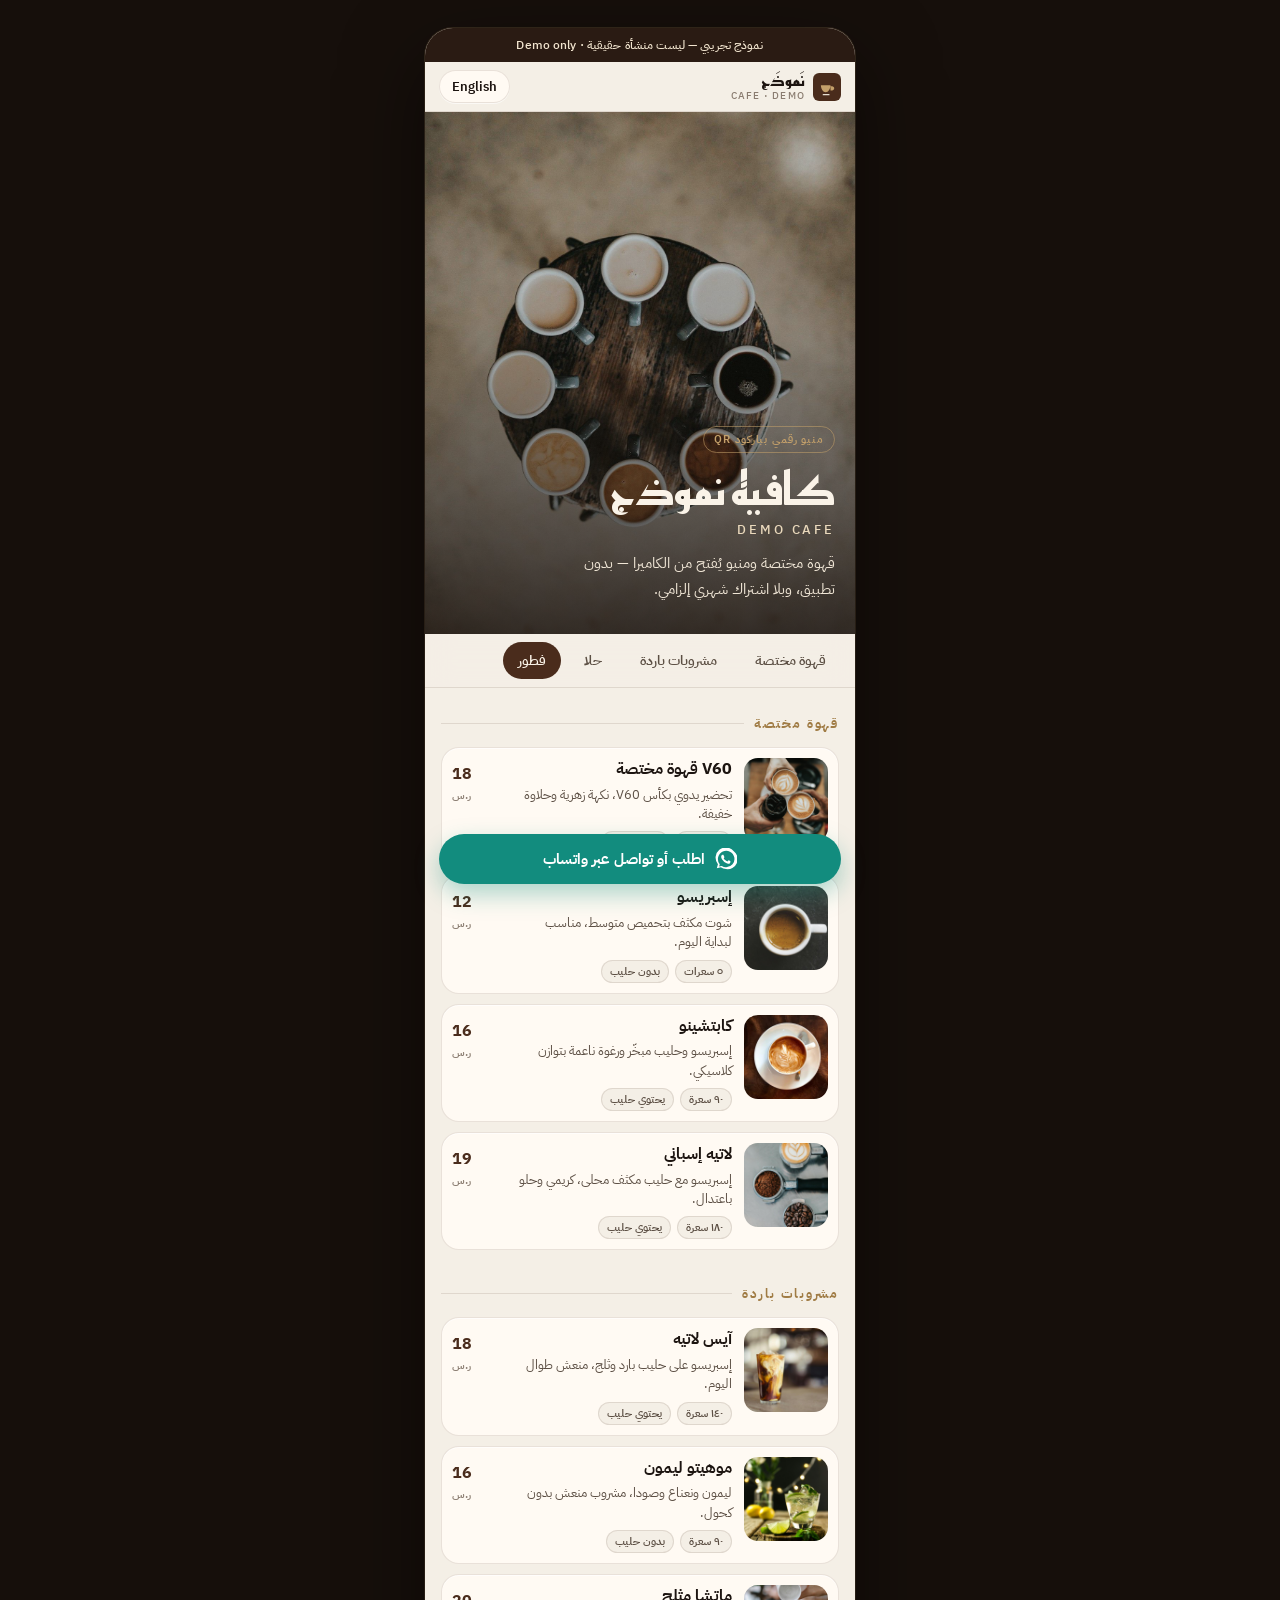
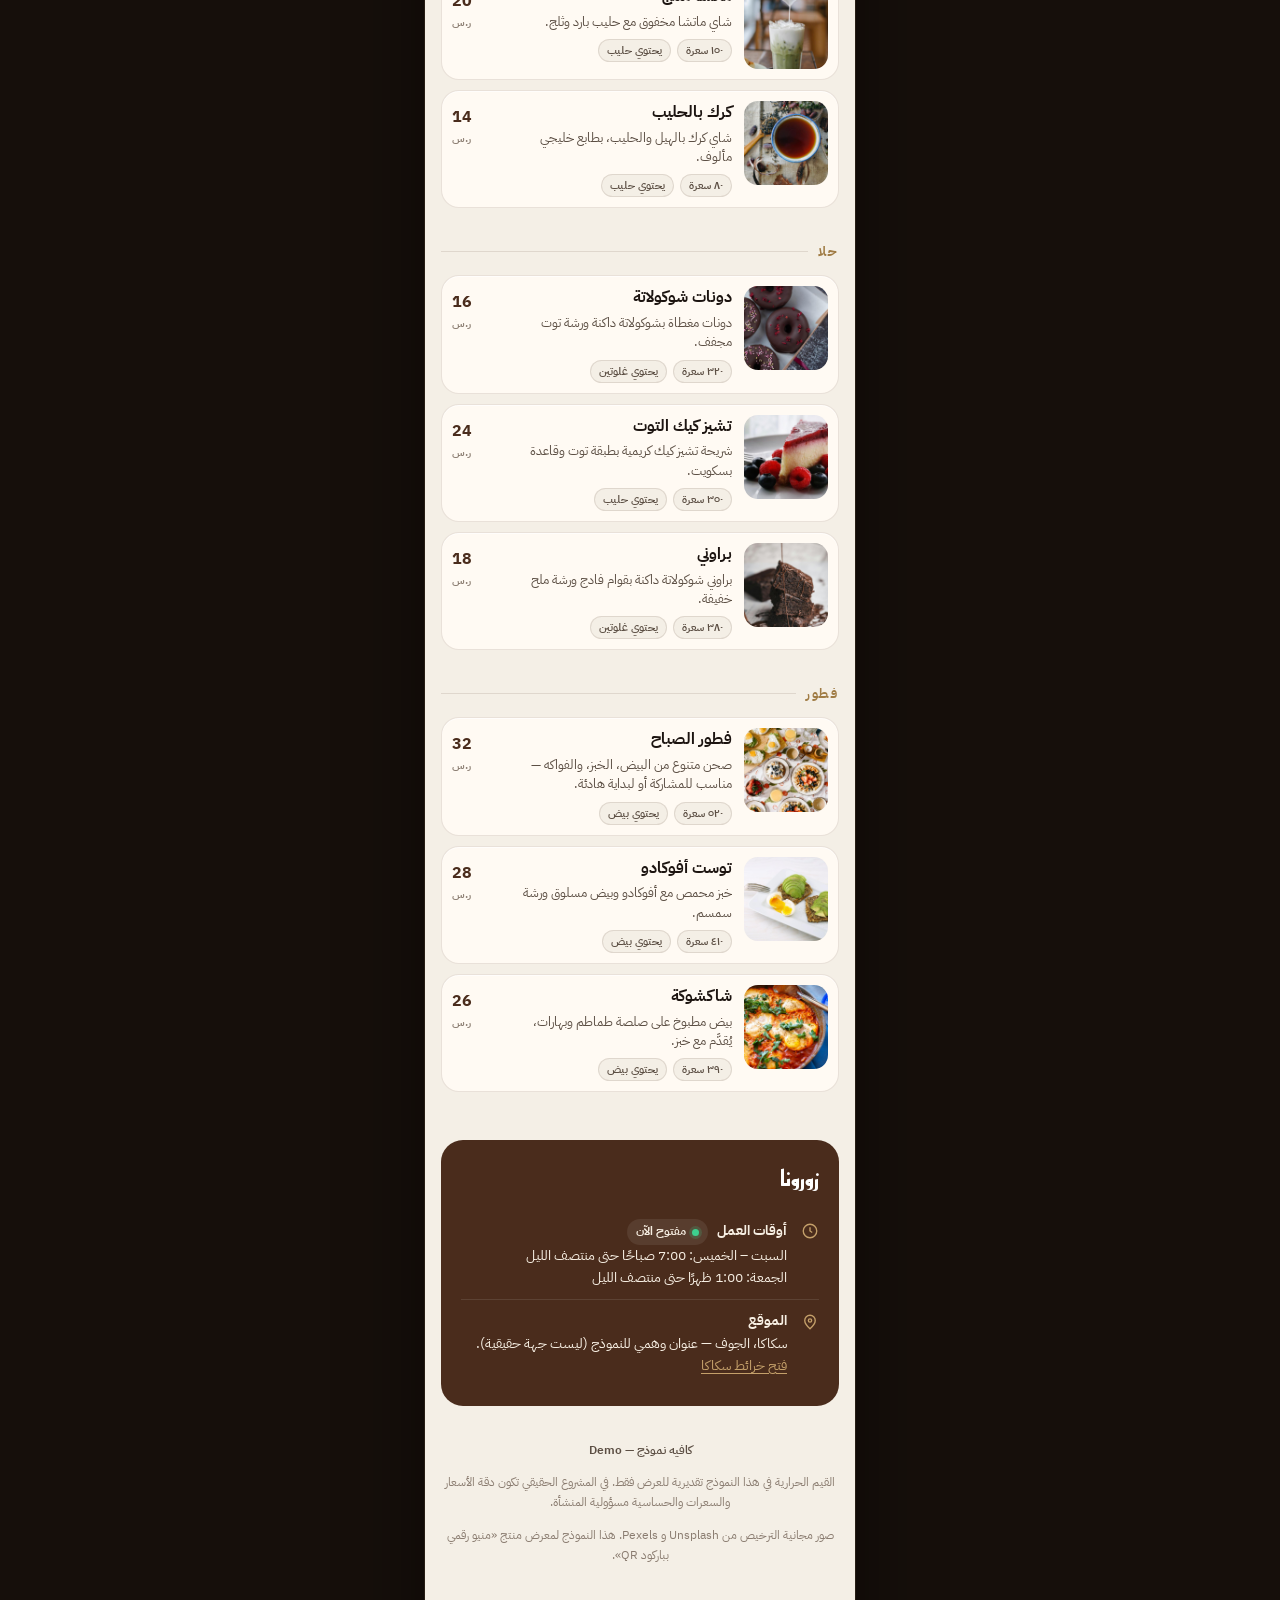
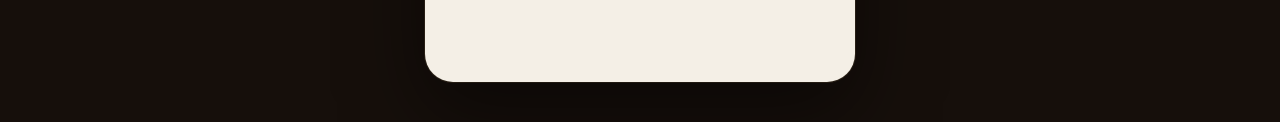
<file: index.html>
<!DOCTYPE html>
<html lang="ar" dir="rtl">
<head>
  <meta charset="utf-8">
  <meta name="viewport" content="width=device-width, initial-scale=1">
  <meta name="theme-color" content="#2a1b13">
  <meta name="description" content="نموذج حي لمنيو رقمي بباركود QR — كافيه نموذج (تجريبي، ليست منشأة حقيقية).">
  <title>كافيه نموذج — منيو تجريبي</title>
  <link rel="canonical" href="https://abofahd6611-source.github.io/demo/">
  <link rel="icon" href="favicon.svg" type="image/svg+xml">
  <meta http-equiv="refresh" content="0; url=./demo/">
  <style>
    html, body { margin: 0; background: #160f0b; color: #f3e6d0; font-family: "IBM Plex Sans Arabic", "Segoe UI", Tahoma, sans-serif; }
    .wrap { min-height: 100vh; display: grid; place-items: center; padding: 24px; text-align: center; }
    a { color: #c4a06a; }
    p { line-height: 1.7; }
  </style>
  <script>
    (function () {
      var target = "./demo/" + (location.search || "") + (location.hash || "");
      location.replace(target);
    })();
  </script>
</head>
<body>
  <div class="wrap">
    <p>جارٍ فتح المنيو…<br><a href="./demo/">منيو كافيه نموذج — النموذج التجريبي</a></p>
  </div>
</body>
</html>
</file>
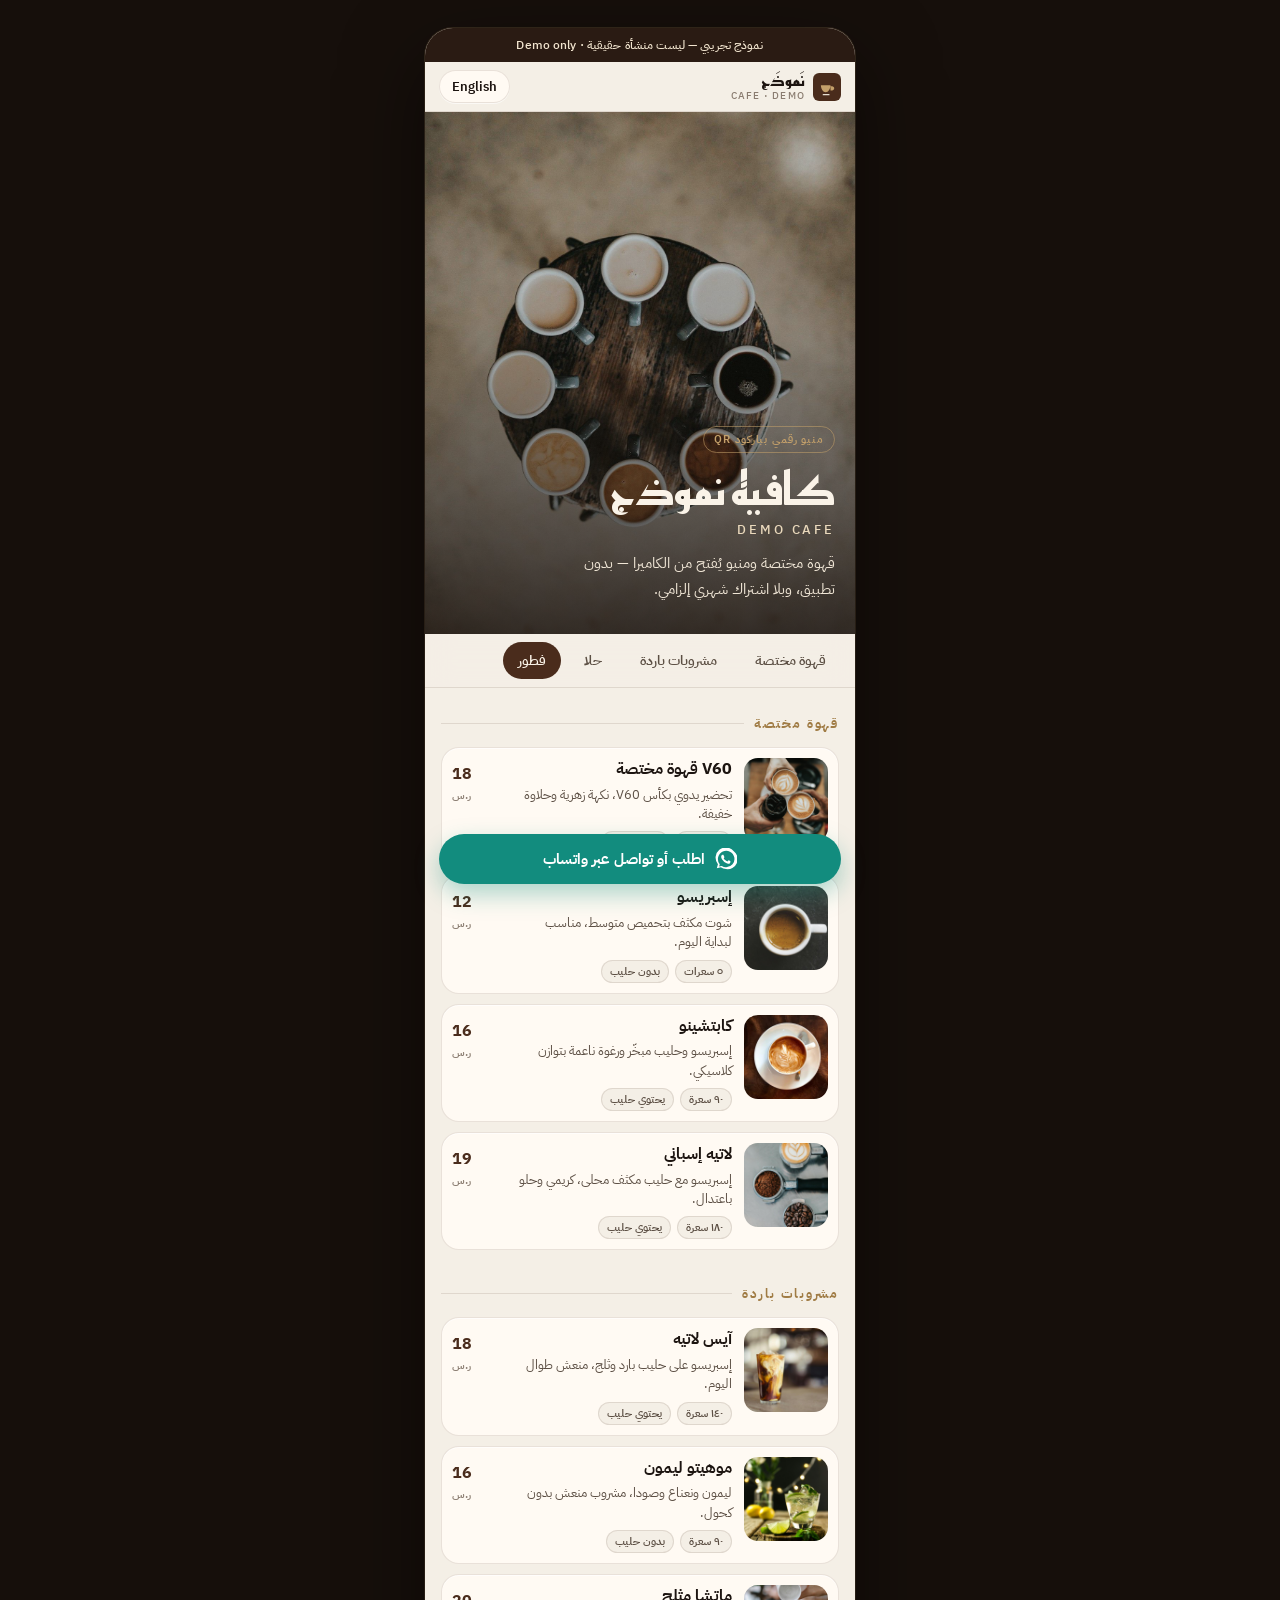
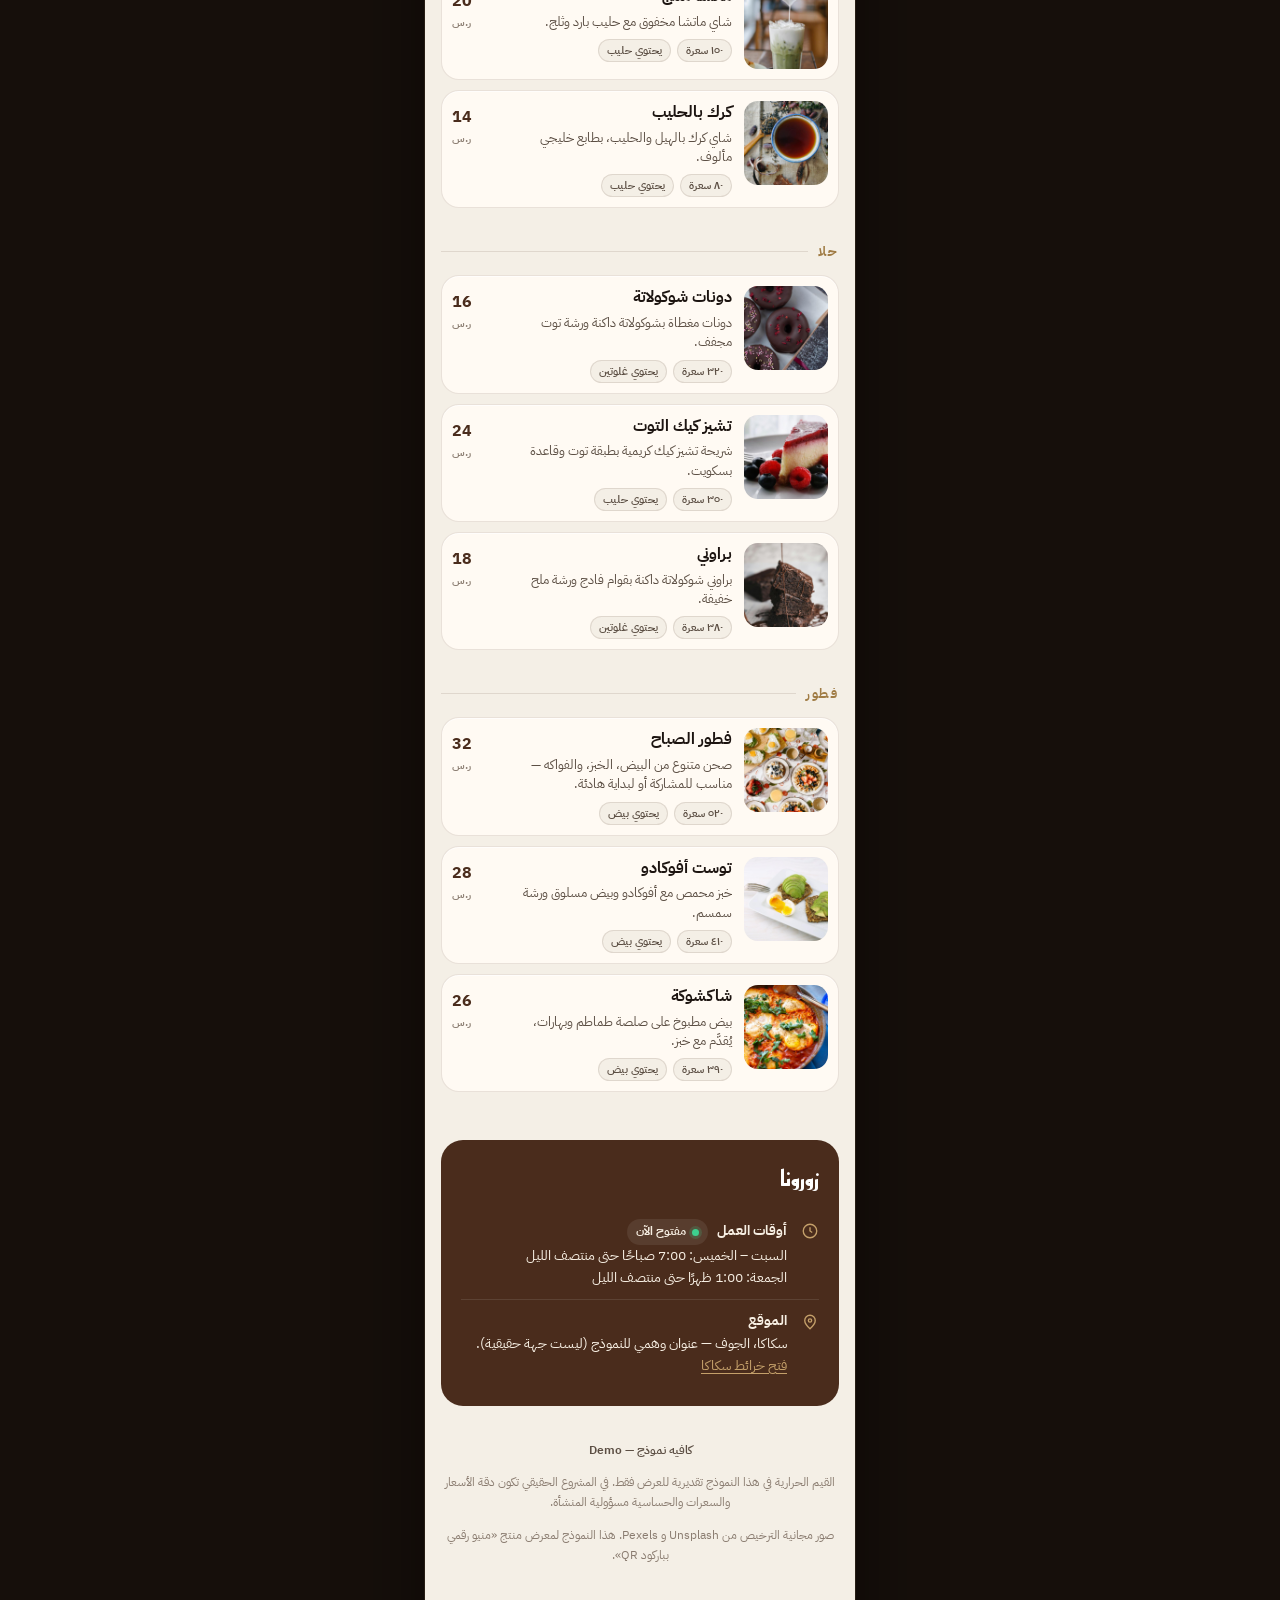
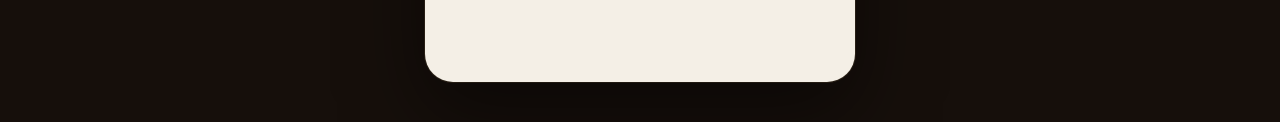
<file: demo/index.html>
<!DOCTYPE html>
<html lang="ar" dir="rtl">
<head>
  <meta charset="utf-8">
  <meta name="viewport" content="width=device-width, initial-scale=1, viewport-fit=cover">
  <meta name="theme-color" content="#2a1b13">
  <meta name="description" content="نموذج حي لمنيو رقمي بباركود QR — كافيه نموذج (تجريبي، ليست منشأة حقيقية).">
  <title data-ar="كافيه نموذج — منيو تجريبي" data-en="Namothaj Cafe — Demo Menu">كافيه نموذج — منيو تجريبي</title>
  <link rel="canonical" href="https://abofahd6611-source.github.io/demo/">
  <link rel="icon" href="favicon.svg" type="image/svg+xml">
  <link rel="preconnect" href="https://fonts.googleapis.com">
  <link rel="preconnect" href="https://fonts.gstatic.com" crossorigin>
  <link href="https://fonts.googleapis.com/css2?family=IBM+Plex+Sans+Arabic:wght@400;500;600;700&family=IBM+Plex+Sans:wght@400;500;600;700&family=Reem+Kufi:wght@500;600;700&display=swap" rel="stylesheet">
  <link rel="stylesheet" href="css/styles.css">
</head>
<body>
  <div class="app" id="app"></div>
  <script src="../js/images-1.js"></script>
  <script src="../js/images-2.js"></script>
  <script src="../js/images-3.js"></script>
  <script src="js/app.js"></script>
</body>
</html>
</file>
<file: demo/css/styles.css>
/* كافيه نموذج — Demo QR menu */
:root {
  --paper: #f4efe6;
  --paper-2: #e9e1d3;
  --foam: #fffaf3;
  --ink: #1c1410;
  --ink-2: #5c4f44;
  --ink-3: #8a7c70;
  --coffee: #4a2c1c;
  --coffee-deep: #2a1b13;
  --gold: #c4a06a;
  --gold-2: #a07c45;
  --line: rgba(74, 44, 28, 0.12);
  --wa: #128c7e;
  --radius: 18px;
  --font: "IBM Plex Sans Arabic", "IBM Plex Sans", "Segoe UI", Tahoma, sans-serif;
  --display: "Reem Kufi", "IBM Plex Sans Arabic", sans-serif;
}

*, *::before, *::after { box-sizing: border-box; }
html { scroll-behavior: smooth; }
html, body { margin: 0; padding: 0; }
body {
  font-family: var(--font);
  color: var(--ink);
  background: #160f0b;
  -webkit-font-smoothing: antialiased;
  text-rendering: optimizeLegibility;
}
img { max-width: 100%; display: block; }
button, a { font-family: inherit; }
:focus-visible { outline: 2px solid var(--gold-2); outline-offset: 3px; }

.app {
  width: min(100%, 430px);
  margin: 0 auto;
  min-height: 100vh;
  background: var(--paper);
  position: relative;
  padding-bottom: 96px;
}
@media (min-width: 520px) {
  body { padding: 28px 0 40px; }
  .app {
    border-radius: 28px;
    box-shadow: 0 30px 80px rgba(0,0,0,.5), 0 0 0 1px rgba(196,160,106,.18);
    min-height: calc(100vh - 68px);
    overflow: clip;
  }
}

/* Banner */
.demo-banner {
  background: var(--coffee-deep);
  color: #f3e6d0;
  text-align: center;
  font-size: 12px;
  font-weight: 500;
  letter-spacing: .01em;
  padding: 8px 16px;
  position: sticky;
  top: 0;
  z-index: 40;
}

/* Top bar */
.topbar {
  position: sticky;
  top: 32px;
  z-index: 30;
  display: flex;
  align-items: center;
  justify-content: space-between;
  gap: 12px;
  padding: 8px 14px;
  background: color-mix(in srgb, var(--paper) 86%, transparent);
  backdrop-filter: blur(16px);
  -webkit-backdrop-filter: blur(16px);
  border-bottom: 1px solid var(--line);
}
.brand {
  display: flex;
  align-items: center;
  gap: 8px;
  text-decoration: none;
  color: inherit;
  min-width: 0;
}
.brand-mark {
  width: 28px; height: 28px; flex: none;
}
.brand-name {
  font-family: var(--display);
  font-weight: 700;
  font-size: 17px;
  line-height: 1;
}
.brand-name small {
  display: block;
  font-family: var(--font);
  font-weight: 500;
  font-size: 10px;
  color: var(--ink-3);
  letter-spacing: .12em;
  margin-top: 2px;
}
.lang-toggle {
  appearance: none;
  border: 1px solid var(--line);
  background: var(--foam);
  color: var(--ink);
  border-radius: 999px;
  padding: 6px 12px;
  font-size: 13px;
  font-weight: 600;
  cursor: pointer;
  box-shadow: 0 1px 0 rgba(255,255,255,.6);
}
.lang-toggle:hover { border-color: var(--gold); }

/* Hero */
.hero {
  position: relative;
  min-height: 58vh;
  min-height: 58dvh;
  display: flex;
  align-items: flex-end;
  padding: 28px 20px 32px;
  color: #faf3e8;
  isolation: isolate;
  overflow: hidden;
}
.hero-bg {
  position: absolute;
  inset: 0;
  width: 100%; height: 100%;
  object-fit: cover;
  object-position: center 30%;
  z-index: -2;
}
.hero::after {
  content: "";
  position: absolute;
  inset: 0;
  z-index: -1;
  background:
    linear-gradient(180deg, rgba(22,15,11,.15) 0%, rgba(22,15,11,.25) 40%, rgba(22,15,11,.82) 100%);
}
.hero-kicker {
  display: inline-block;
  border: 1px solid rgba(196,160,106,.55);
  color: var(--gold);
  font-size: 11px;
  font-weight: 600;
  letter-spacing: .08em;
  padding: 4px 10px;
  border-radius: 999px;
  margin-bottom: 10px;
}
.hero h1 {
  font-family: var(--display);
  font-size: clamp(36px, 10vw, 46px);
  font-weight: 700;
  margin: 0 0 4px;
  line-height: 1.15;
}
.hero .subname {
  font-size: 13px;
  letter-spacing: .22em;
  text-transform: uppercase;
  color: #ead9bc;
  font-weight: 500;
  margin: 0 0 12px;
}
.hero p.lead {
  margin: 0;
  font-size: 15px;
  line-height: 1.7;
  color: #f0e6d6;
  max-width: 28ch;
}

/* Category nav */
.cats {
  position: sticky;
  top: 80px;
  z-index: 20;
  background: color-mix(in srgb, var(--paper) 94%, transparent);
  backdrop-filter: blur(14px);
  -webkit-backdrop-filter: blur(14px);
  border-bottom: 1px solid var(--line);
  padding: 8px 0;
}
.cats-row {
  display: flex;
  gap: 8px;
  overflow-x: auto;
  padding: 0 14px;
  scrollbar-width: none;
  -webkit-overflow-scrolling: touch;
}
.cats-row::-webkit-scrollbar { display: none; }
.cats a {
  flex: none;
  text-decoration: none;
  color: var(--ink-2);
  background: transparent;
  border: 1px solid transparent;
  padding: 7px 14px;
  border-radius: 999px;
  font-size: 13.5px;
  font-weight: 600;
  white-space: nowrap;
}
.cats a:hover { background: var(--paper-2); }
.cats a.is-active {
  background: var(--coffee);
  color: #faf3e8;
}

/* Sections */
main { padding: 8px 0 12px; }
.section {
  padding: 18px 16px 6px;
}
.section h2 {
  margin: 0 0 14px;
  font-size: 13px;
  font-weight: 700;
  letter-spacing: .14em;
  text-transform: uppercase;
  color: var(--gold-2);
  display: flex;
  align-items: center;
  gap: 10px;
}
.section h2::after {
  content: "";
  flex: 1;
  height: 1px;
  background: var(--line);
}

.item {
  display: grid;
  grid-template-columns: 84px 1fr auto;
  gap: 12px;
  align-items: start;
  background: var(--foam);
  border: 1px solid var(--line);
  border-radius: var(--radius);
  padding: 10px;
  margin-bottom: 10px;
  box-shadow: 0 1px 0 rgba(255,255,255,.7) inset;
}
.item img {
  width: 84px;
  height: 84px;
  border-radius: 14px;
  object-fit: cover;
  background: var(--paper-2);
}
.item-body h3 {
  margin: 1px 0 4px;
  font-size: 16px;
  font-weight: 650;
  line-height: 1.35;
}
.item-body p {
  margin: 0 0 8px;
  font-size: 12.5px;
  line-height: 1.55;
  color: var(--ink-2);
}
.meta {
  display: flex;
  flex-wrap: wrap;
  gap: 6px;
  align-items: center;
}
.kcal, .tag {
  font-size: 11px;
  font-weight: 600;
  color: var(--ink-2);
  background: var(--paper);
  border: 1px solid var(--line);
  border-radius: 999px;
  padding: 2px 8px;
}
.price {
  text-align: end;
  font-weight: 700;
  font-size: 16px;
  color: var(--coffee);
  white-space: nowrap;
  padding-top: 4px;
  min-width: 54px;
}
.price .unit {
  display: block;
  font-size: 11px;
  font-weight: 600;
  color: var(--ink-3);
  margin-top: 1px;
}

/* Info */
.info {
  margin: 20px 16px 0;
  background: var(--coffee);
  color: #f7efe3;
  border-radius: 22px;
  padding: 22px 20px 18px;
}
.info h2 {
  margin: 0 0 14px;
  font-family: var(--display);
  font-size: 22px;
  font-weight: 700;
  color: #fff;
}
.info-row {
  display: grid;
  grid-template-columns: 22px 1fr;
  gap: 10px;
  align-items: start;
  padding: 10px 0;
  border-top: 1px solid rgba(255,255,255,.1);
  font-size: 14px;
  line-height: 1.6;
}
.info-row:first-of-type { border-top: 0; }
.info-row svg { margin-top: 3px; color: var(--gold); }
.info a { color: var(--gold); text-underline-offset: 3px; }
.status {
  display: inline-flex;
  align-items: center;
  gap: 6px;
  font-size: 12px;
  font-weight: 700;
  background: rgba(255,255,255,.08);
  border-radius: 999px;
  padding: 3px 9px;
  margin-inline-start: 6px;
  vertical-align: middle;
}
.status .dot {
  width: 7px; height: 7px; border-radius: 50%;
  background: #3dcf8e;
  box-shadow: 0 0 0 3px rgba(61,207,142,.18);
}
.status.is-closed .dot {
  background: #d9a15c;
  box-shadow: 0 0 0 3px rgba(217,161,92,.18);
}

footer.site-footer {
  padding: 22px 20px 8px;
  color: var(--ink-3);
  font-size: 12px;
  line-height: 1.7;
  text-align: center;
}
footer.site-footer strong { color: var(--ink-2); font-weight: 600; }

/* WhatsApp bar */
.wa-bar {
  position: fixed;
  bottom: 16px;
  left: 50%;
  transform: translateX(-50%);
  width: min(calc(100% - 28px), 402px);
  z-index: 50;
  display: flex;
  align-items: center;
  justify-content: center;
  gap: 10px;
  background: var(--wa);
  color: #fff;
  text-decoration: none;
  font-weight: 700;
  font-size: 15px;
  border: 0;
  cursor: pointer;
  border-radius: 999px;
  padding: 14px 18px;
  box-shadow: 0 10px 24px rgba(18,140,126,.35);
}
.wa-bar:hover { filter: brightness(1.06); }
.wa-bar svg { flex: none; }

/* Modal */
.modal-backdrop {
  position: fixed;
  inset: 0;
  background: rgba(16,10,7,.55);
  z-index: 80;
  display: none;
  align-items: flex-end;
  justify-content: center;
}
.modal-backdrop.is-open { display: flex; }
.modal {
  width: min(100%, 430px);
  background: var(--foam);
  color: var(--ink);
  border-radius: 24px 24px 0 0;
  padding: 18px 20px 28px;
  box-shadow: 0 -10px 40px rgba(0,0,0,.25);
}
.modal h3 { margin: 8px 0 8px; font-size: 20px; }
.modal p { margin: 0 0 16px; color: var(--ink-2); font-size: 14.5px; line-height: 1.7; }
.modal-actions { display: flex; gap: 8px; }
.modal-actions a, .modal-actions button {
  flex: 1;
  text-align: center;
  text-decoration: none;
  border-radius: 12px;
  padding: 12px 10px;
  font-weight: 700;
  font-size: 14px;
  border: 0;
  cursor: pointer;
}
.btn-wa { background: var(--wa); color: #fff; }
.btn-ghost { background: var(--paper-2); color: var(--ink); }
.grab {
  width: 40px; height: 4px; border-radius: 4px;
  background: var(--paper-2); margin: 0 auto 8px;
}

@media (prefers-reduced-motion: reduce) {
  html { scroll-behavior: auto; }
}

html[lang="en"] body { font-family: "IBM Plex Sans", "IBM Plex Sans Arabic", sans-serif; }
html[lang="en"] .hero h1,
html[lang="en"] .brand-name,
html[lang="en"] .info h2 { font-family: "IBM Plex Sans", sans-serif; letter-spacing: -0.02em; }
html[lang="en"] .hero .subname { letter-spacing: .18em; }
</file>
